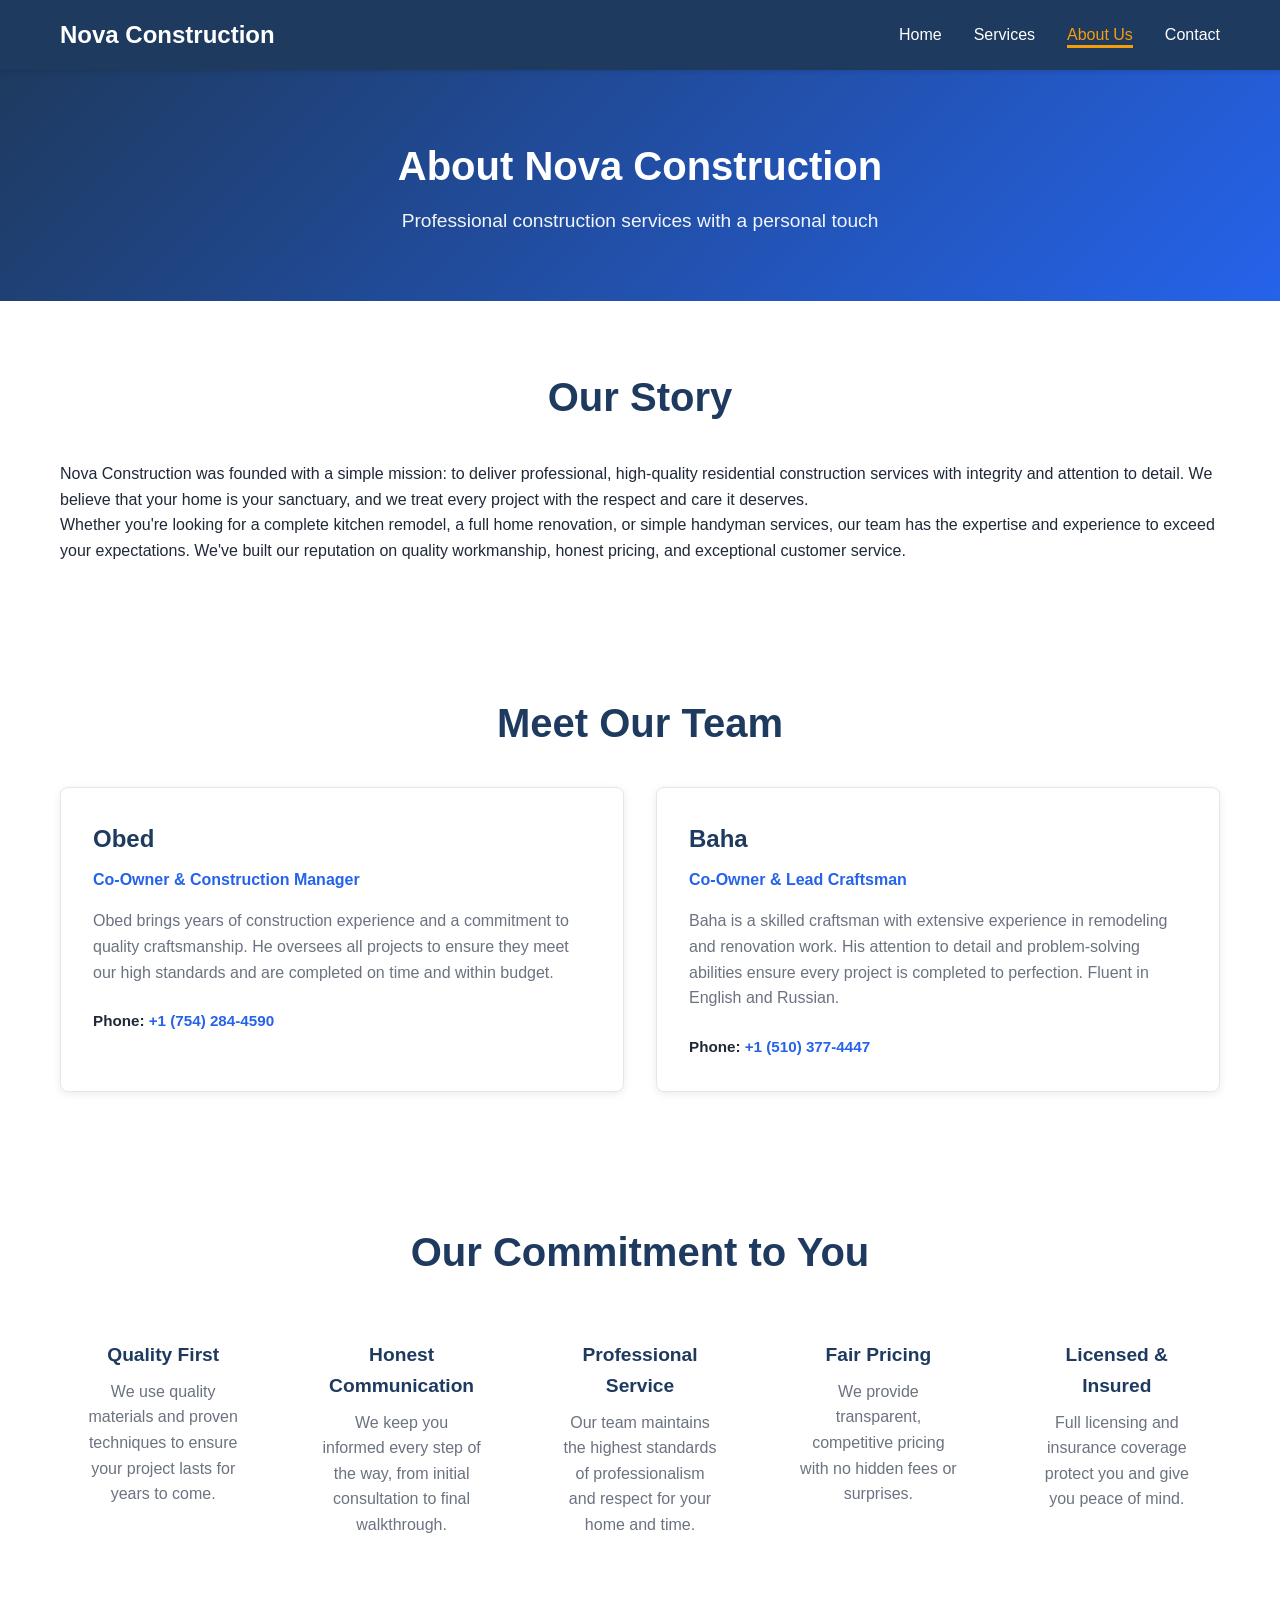
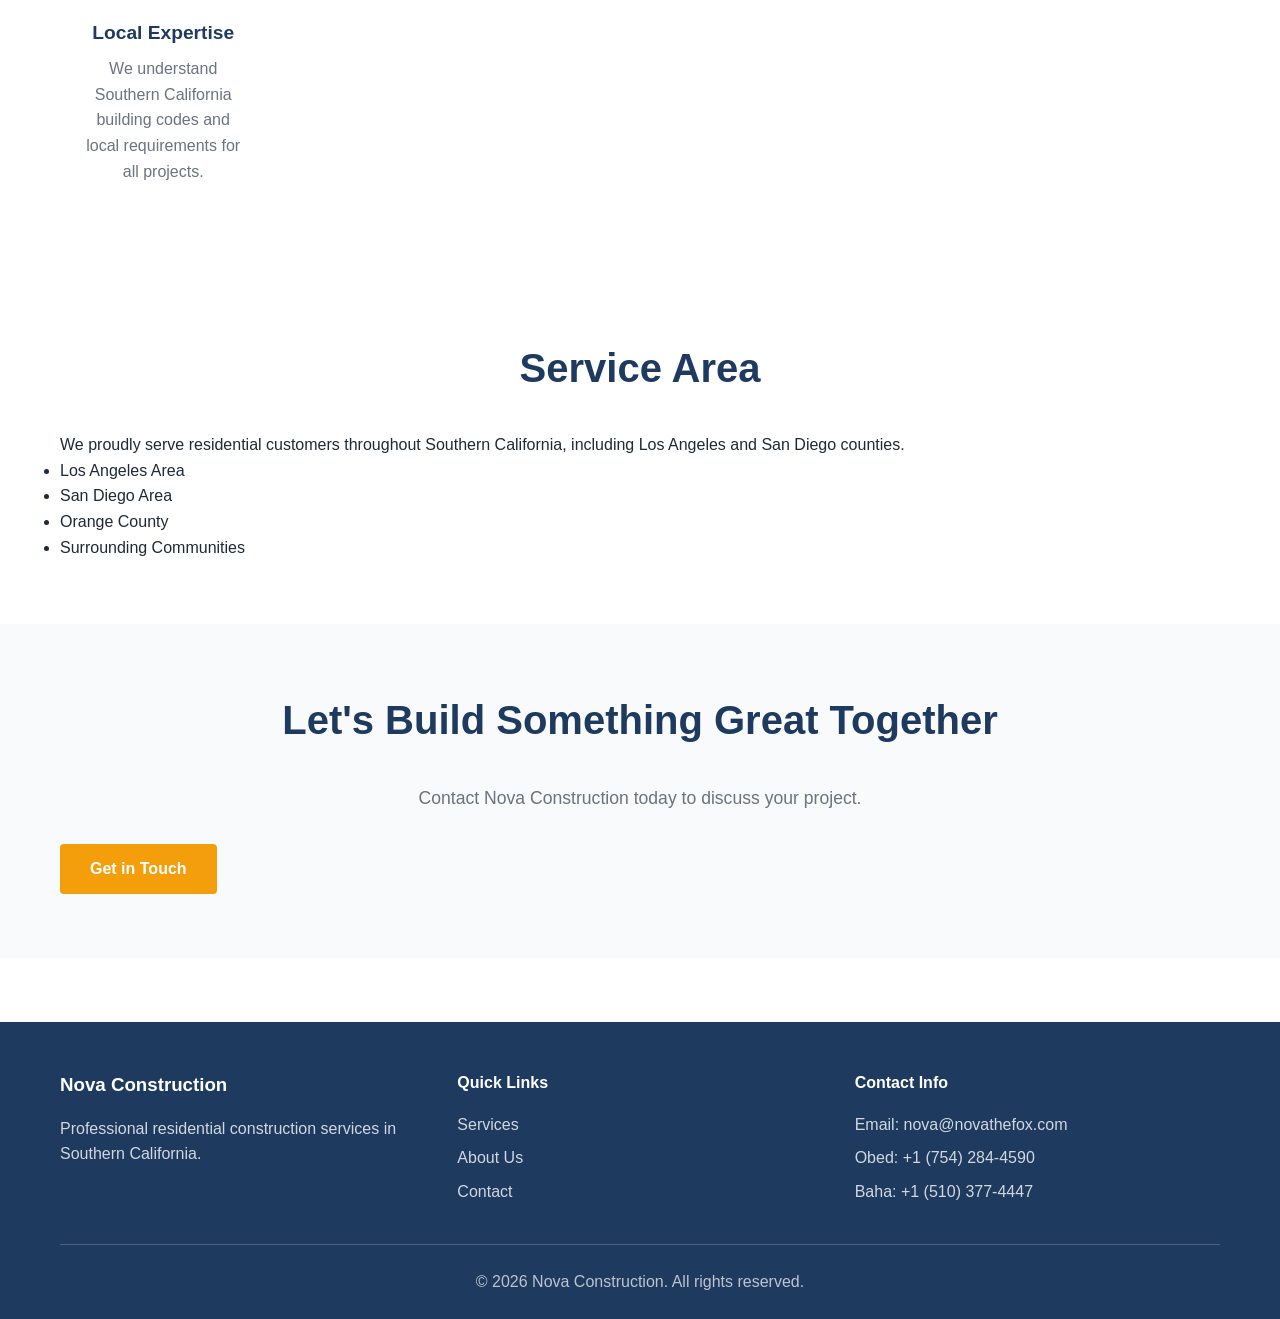
<file: about.html>
<!DOCTYPE html>
<html lang="en">
<head>
    <meta charset="UTF-8">
    <meta name="viewport" content="width=device-width, initial-scale=1.0">
    <meta name="description" content="About Nova Construction - Meet our team of experienced construction professionals.">
    <title>About Us | Nova Construction</title>
    <link rel="stylesheet" href="style.css">
</head>
<body>
    <!-- Navigation -->
    <nav class="navbar">
        <div class="nav-container">
            <div class="nav-logo">
                <a href="/">Nova Construction</a>
            </div>
            <ul class="nav-menu">
                <li><a href="/" class="nav-link">Home</a></li>
                <li><a href="/services.html" class="nav-link">Services</a></li>
                <li><a href="/about.html" class="nav-link active">About Us</a></li>
                <li><a href="/contact.html" class="nav-link">Contact</a></li>
            </ul>
        </div>
    </nav>

    <!-- Page Header -->
    <section class="page-header">
        <h1>About Nova Construction</h1>
        <p>Professional construction services with a personal touch</p>
    </section>

    <!-- Company Story -->
    <section class="about-section">
        <div class="container">
            <h2>Our Story</h2>
            <div class="about-content">
                <p>Nova Construction was founded with a simple mission: to deliver professional, high-quality residential construction services with integrity and attention to detail. We believe that your home is your sanctuary, and we treat every project with the respect and care it deserves.</p>
                <p>Whether you're looking for a complete kitchen remodel, a full home renovation, or simple handyman services, our team has the expertise and experience to exceed your expectations. We've built our reputation on quality workmanship, honest pricing, and exceptional customer service.</p>
            </div>
        </div>
    </section>

    <!-- Team Section -->
    <section class="team-section">
        <div class="container">
            <h2>Meet Our Team</h2>
            <div class="team-grid">
                <div class="team-member">
                    <div class="member-info">
                        <h3>Obed</h3>
                        <p class="role">Co-Owner & Construction Manager</p>
                        <p class="bio">Obed brings years of construction experience and a commitment to quality craftsmanship. He oversees all projects to ensure they meet our high standards and are completed on time and within budget.</p>
                        <p class="contact"><strong>Phone:</strong> <a href="tel:+17542844590">+1 (754) 284-4590</a></p>
                    </div>
                </div>
                <div class="team-member">
                    <div class="member-info">
                        <h3>Baha</h3>
                        <p class="role">Co-Owner & Lead Craftsman</p>
                        <p class="bio">Baha is a skilled craftsman with extensive experience in remodeling and renovation work. His attention to detail and problem-solving abilities ensure every project is completed to perfection. Fluent in English and Russian.</p>
                        <p class="contact"><strong>Phone:</strong> <a href="tel:+15103774447">+1 (510) 377-4447</a></p>
                    </div>
                </div>
            </div>
        </div>
    </section>

    <!-- Why Choose Us Section -->
    <section class="about-values">
        <div class="container">
            <h2>Our Commitment to You</h2>
            <div class="values-grid">
                <div class="value-item">
                    <h3>Quality First</h3>
                    <p>We use quality materials and proven techniques to ensure your project lasts for years to come.</p>
                </div>
                <div class="value-item">
                    <h3>Honest Communication</h3>
                    <p>We keep you informed every step of the way, from initial consultation to final walkthrough.</p>
                </div>
                <div class="value-item">
                    <h3>Professional Service</h3>
                    <p>Our team maintains the highest standards of professionalism and respect for your home and time.</p>
                </div>
                <div class="value-item">
                    <h3>Fair Pricing</h3>
                    <p>We provide transparent, competitive pricing with no hidden fees or surprises.</p>
                </div>
                <div class="value-item">
                    <h3>Licensed & Insured</h3>
                    <p>Full licensing and insurance coverage protect you and give you peace of mind.</p>
                </div>
                <div class="value-item">
                    <h3>Local Expertise</h3>
                    <p>We understand Southern California building codes and local requirements for all projects.</p>
                </div>
            </div>
        </div>
    </section>

    <!-- Service Area -->
    <section class="service-area">
        <div class="container">
            <h2>Service Area</h2>
            <p>We proudly serve residential customers throughout Southern California, including Los Angeles and San Diego counties.</p>
            <div class="area-list">
                <ul>
                    <li>Los Angeles Area</li>
                    <li>San Diego Area</li>
                    <li>Orange County</li>
                    <li>Surrounding Communities</li>
                </ul>
            </div>
        </div>
    </section>

    <!-- Call to Action -->
    <section class="cta-section">
        <div class="container">
            <h2>Let's Build Something Great Together</h2>
            <p>Contact Nova Construction today to discuss your project.</p>
            <a href="/contact.html" class="cta-button cta-button-light">Get in Touch</a>
        </div>
    </section>

    <!-- Footer -->
    <footer class="footer">
        <div class="container">
            <div class="footer-content">
                <div class="footer-section">
                    <h3>Nova Construction</h3>
                    <p>Professional residential construction services in Southern California.</p>
                </div>
                <div class="footer-section">
                    <h4>Quick Links</h4>
                    <ul>
                        <li><a href="/services.html">Services</a></li>
                        <li><a href="/about.html">About Us</a></li>
                        <li><a href="/contact.html">Contact</a></li>
                    </ul>
                </div>
                <div class="footer-section">
                    <h4>Contact Info</h4>
                    <p>Email: <a href="mailto:nova@novathefox.com">nova@novathefox.com</a></p>
                    <p>Obed: <a href="tel:+17542844590">+1 (754) 284-4590</a></p>
                    <p>Baha: <a href="tel:+15103774447">+1 (510) 377-4447</a></p>
                </div>
            </div>
            <div class="footer-bottom">
                <p>&copy; 2026 Nova Construction. All rights reserved.</p>
            </div>
        </div>
    </footer>

    <script src="script.js"></script>
</body>
</html>
</file>
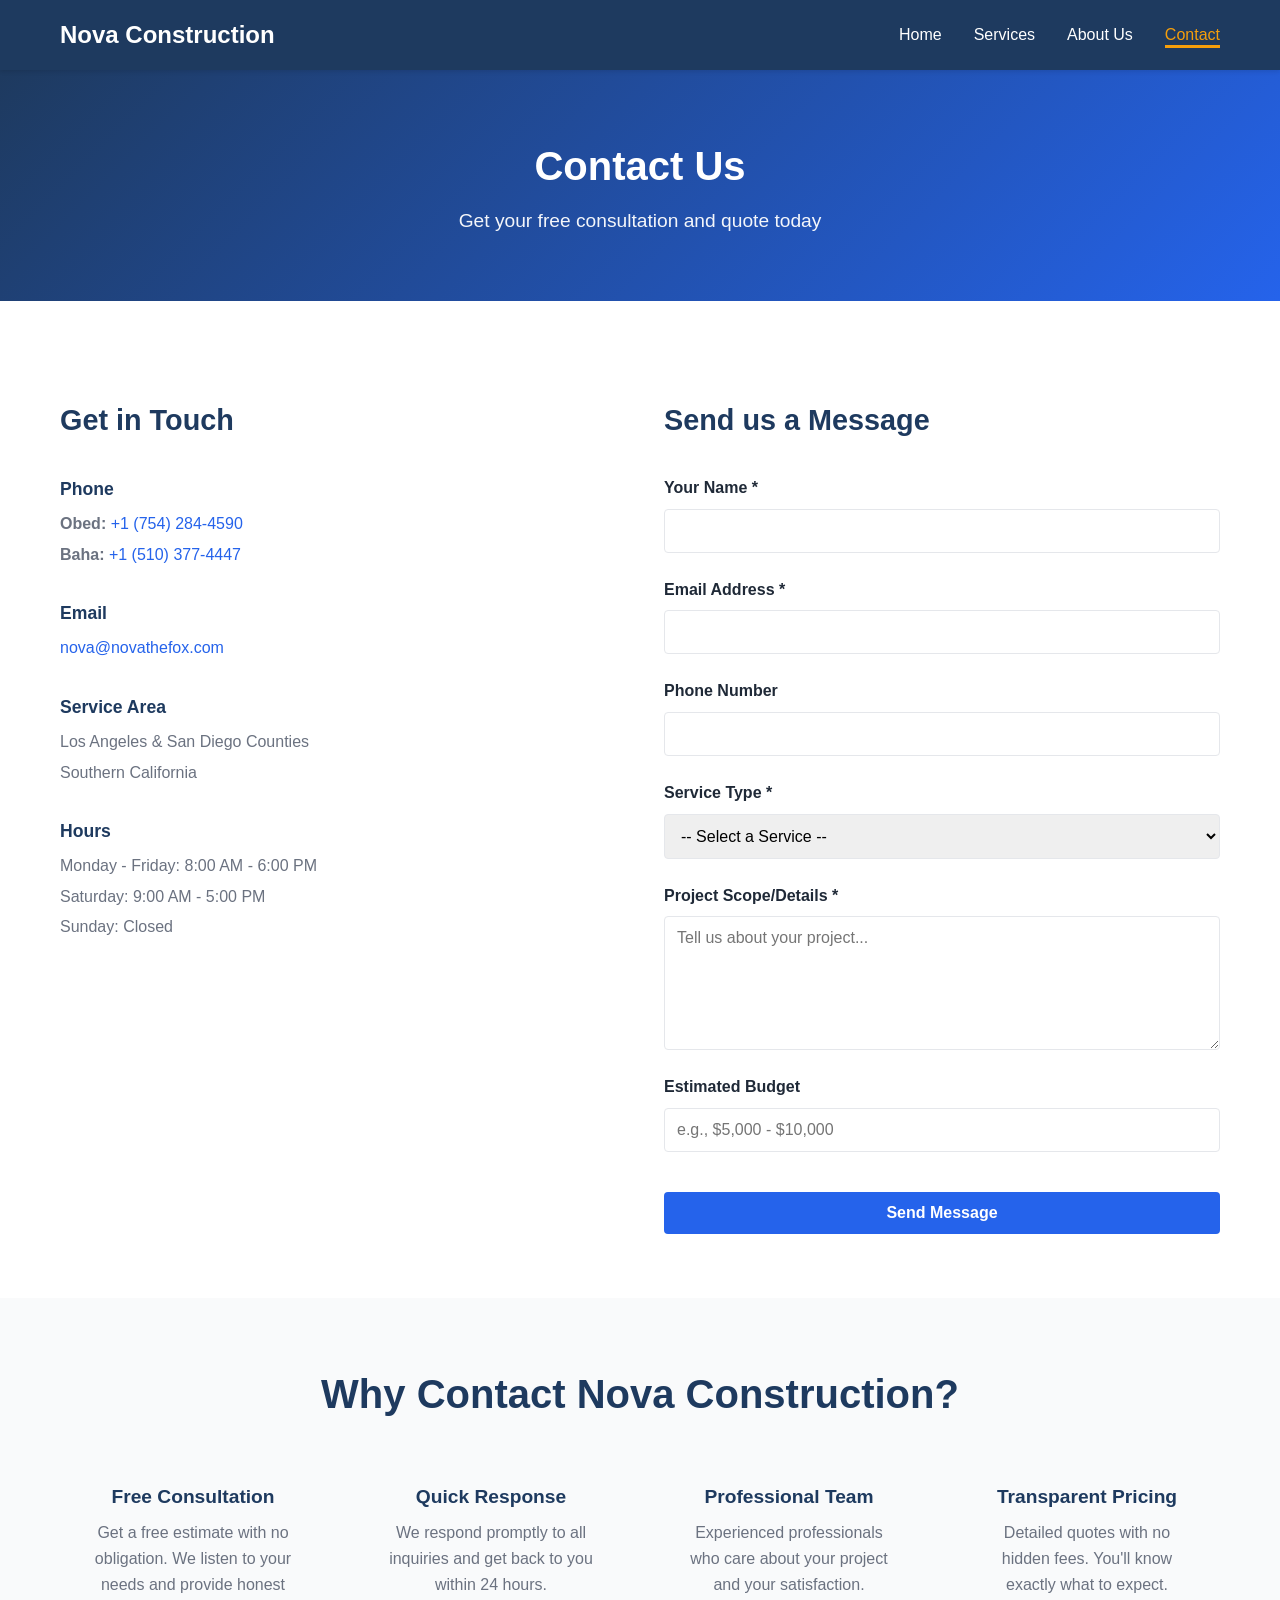
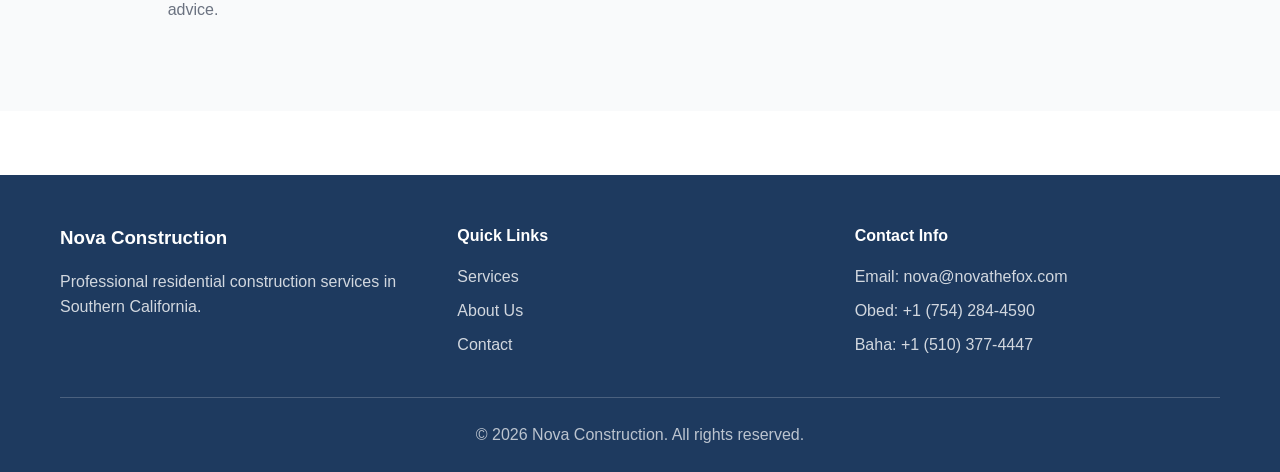
<file: contact.html>
<!DOCTYPE html>
<html lang="en">
<head>
    <meta charset="UTF-8">
    <meta name="viewport" content="width=device-width, initial-scale=1.0">
    <meta name="description" content="Contact Nova Construction - Get your free consultation and quote.">
    <title>Contact Us | Nova Construction</title>
    <link rel="stylesheet" href="style.css">
</head>
<body>
    <!-- Navigation -->
    <nav class="navbar">
        <div class="nav-container">
            <div class="nav-logo">
                <a href="/">Nova Construction</a>
            </div>
            <ul class="nav-menu">
                <li><a href="/" class="nav-link">Home</a></li>
                <li><a href="/services.html" class="nav-link">Services</a></li>
                <li><a href="/about.html" class="nav-link">About Us</a></li>
                <li><a href="/contact.html" class="nav-link active">Contact</a></li>
            </ul>
        </div>
    </nav>

    <!-- Page Header -->
    <section class="page-header">
        <h1>Contact Us</h1>
        <p>Get your free consultation and quote today</p>
    </section>

    <!-- Contact Content -->
    <section class="contact-section">
        <div class="container">
            <div class="contact-wrapper">
                <!-- Contact Info -->
                <div class="contact-info">
                    <h2>Get in Touch</h2>
                    <div class="info-item">
                        <h3>Phone</h3>
                        <p>
                            <strong>Obed:</strong> <a href="tel:+17542844590">+1 (754) 284-4590</a>
                        </p>
                        <p>
                            <strong>Baha:</strong> <a href="tel:+15103774447">+1 (510) 377-4447</a>
                        </p>
                    </div>
                    <div class="info-item">
                        <h3>Email</h3>
                        <p><a href="mailto:nova@novathefox.com">nova@novathefox.com</a></p>
                    </div>
                    <div class="info-item">
                        <h3>Service Area</h3>
                        <p>Los Angeles & San Diego Counties</p>
                        <p>Southern California</p>
                    </div>
                    <div class="info-item">
                        <h3>Hours</h3>
                        <p>Monday - Friday: 8:00 AM - 6:00 PM</p>
                        <p>Saturday: 9:00 AM - 5:00 PM</p>
                        <p>Sunday: Closed</p>
                    </div>
                </div>

                <!-- Contact Form -->
                <div class="contact-form-wrapper">
                    <h2>Send us a Message</h2>
                    <form class="contact-form" action="https://formspree.io/f/mzzyajdg" method="POST">
                        <div class="form-group">
                            <label for="name">Your Name *</label>
                            <input type="text" id="name" name="name" required>
                        </div>

                        <div class="form-group">
                            <label for="email">Email Address *</label>
                            <input type="email" id="email" name="email" required>
                        </div>

                        <div class="form-group">
                            <label for="phone">Phone Number</label>
                            <input type="tel" id="phone" name="phone">
                        </div>

                        <div class="form-group">
                            <label for="service">Service Type *</label>
                            <select id="service" name="service" required>
                                <option value="">-- Select a Service --</option>
                                <option value="Kitchen Remodel">Kitchen Remodel</option>
                                <option value="Bathroom Remodel">Bathroom Remodel</option>
                                <option value="Full Home Renovation">Full Home Renovation</option>
                                <option value="Handyman Services">Handyman Services</option>
                                <option value="Property Fix-Up">Property Fix-Up</option>
                                <option value="Other">Other</option>
                            </select>
                        </div>

                        <div class="form-group">
                            <label for="scope">Project Scope/Details *</label>
                            <textarea id="scope" name="message" rows="6" required placeholder="Tell us about your project..."></textarea>
                        </div>

                        <div class="form-group">
                            <label for="budget">Estimated Budget</label>
                            <input type="text" id="budget" name="budget" placeholder="e.g., $5,000 - $10,000">
                        </div>

                        <button type="submit" class="submit-button">Send Message</button>
                    </form>
                </div>
            </div>
        </div>
    </section>

    <!-- Why Contact Us -->
    <section class="why-contact">
        <div class="container">
            <h2>Why Contact Nova Construction?</h2>
            <div class="why-grid">
                <div class="why-item">
                    <h3>Free Consultation</h3>
                    <p>Get a free estimate with no obligation. We listen to your needs and provide honest advice.</p>
                </div>
                <div class="why-item">
                    <h3>Quick Response</h3>
                    <p>We respond promptly to all inquiries and get back to you within 24 hours.</p>
                </div>
                <div class="why-item">
                    <h3>Professional Team</h3>
                    <p>Experienced professionals who care about your project and your satisfaction.</p>
                </div>
                <div class="why-item">
                    <h3>Transparent Pricing</h3>
                    <p>Detailed quotes with no hidden fees. You'll know exactly what to expect.</p>
                </div>
            </div>
        </div>
    </section>

    <!-- Footer -->
    <footer class="footer">
        <div class="container">
            <div class="footer-content">
                <div class="footer-section">
                    <h3>Nova Construction</h3>
                    <p>Professional residential construction services in Southern California.</p>
                </div>
                <div class="footer-section">
                    <h4>Quick Links</h4>
                    <ul>
                        <li><a href="/services.html">Services</a></li>
                        <li><a href="/about.html">About Us</a></li>
                        <li><a href="/contact.html">Contact</a></li>
                    </ul>
                </div>
                <div class="footer-section">
                    <h4>Contact Info</h4>
                    <p>Email: <a href="mailto:nova@novathefox.com">nova@novathefox.com</a></p>
                    <p>Obed: <a href="tel:+17542844590">+1 (754) 284-4590</a></p>
                    <p>Baha: <a href="tel:+15103774447">+1 (510) 377-4447</a></p>
                </div>
            </div>
            <div class="footer-bottom">
                <p>&copy; 2026 Nova Construction. All rights reserved.</p>
            </div>
        </div>
    </footer>

    <script src="script.js"></script>
</body>
</html>
</file>
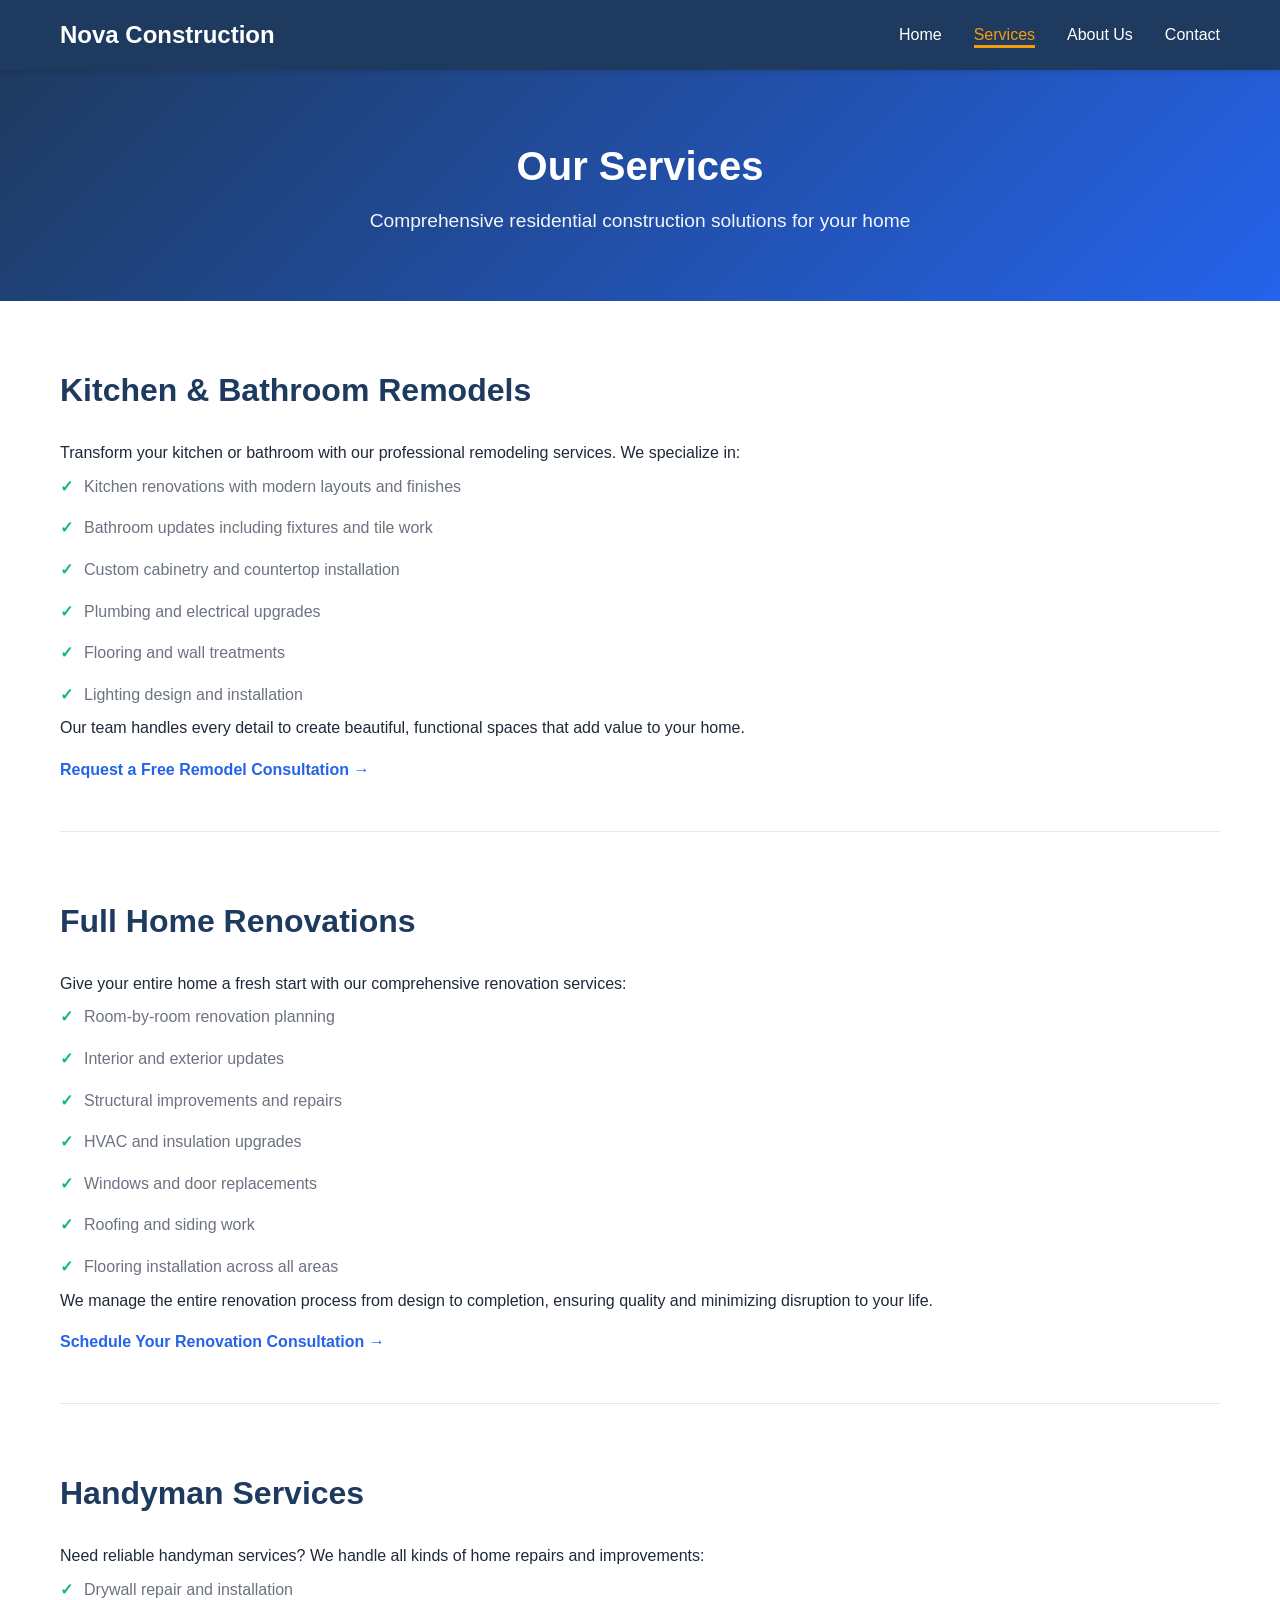
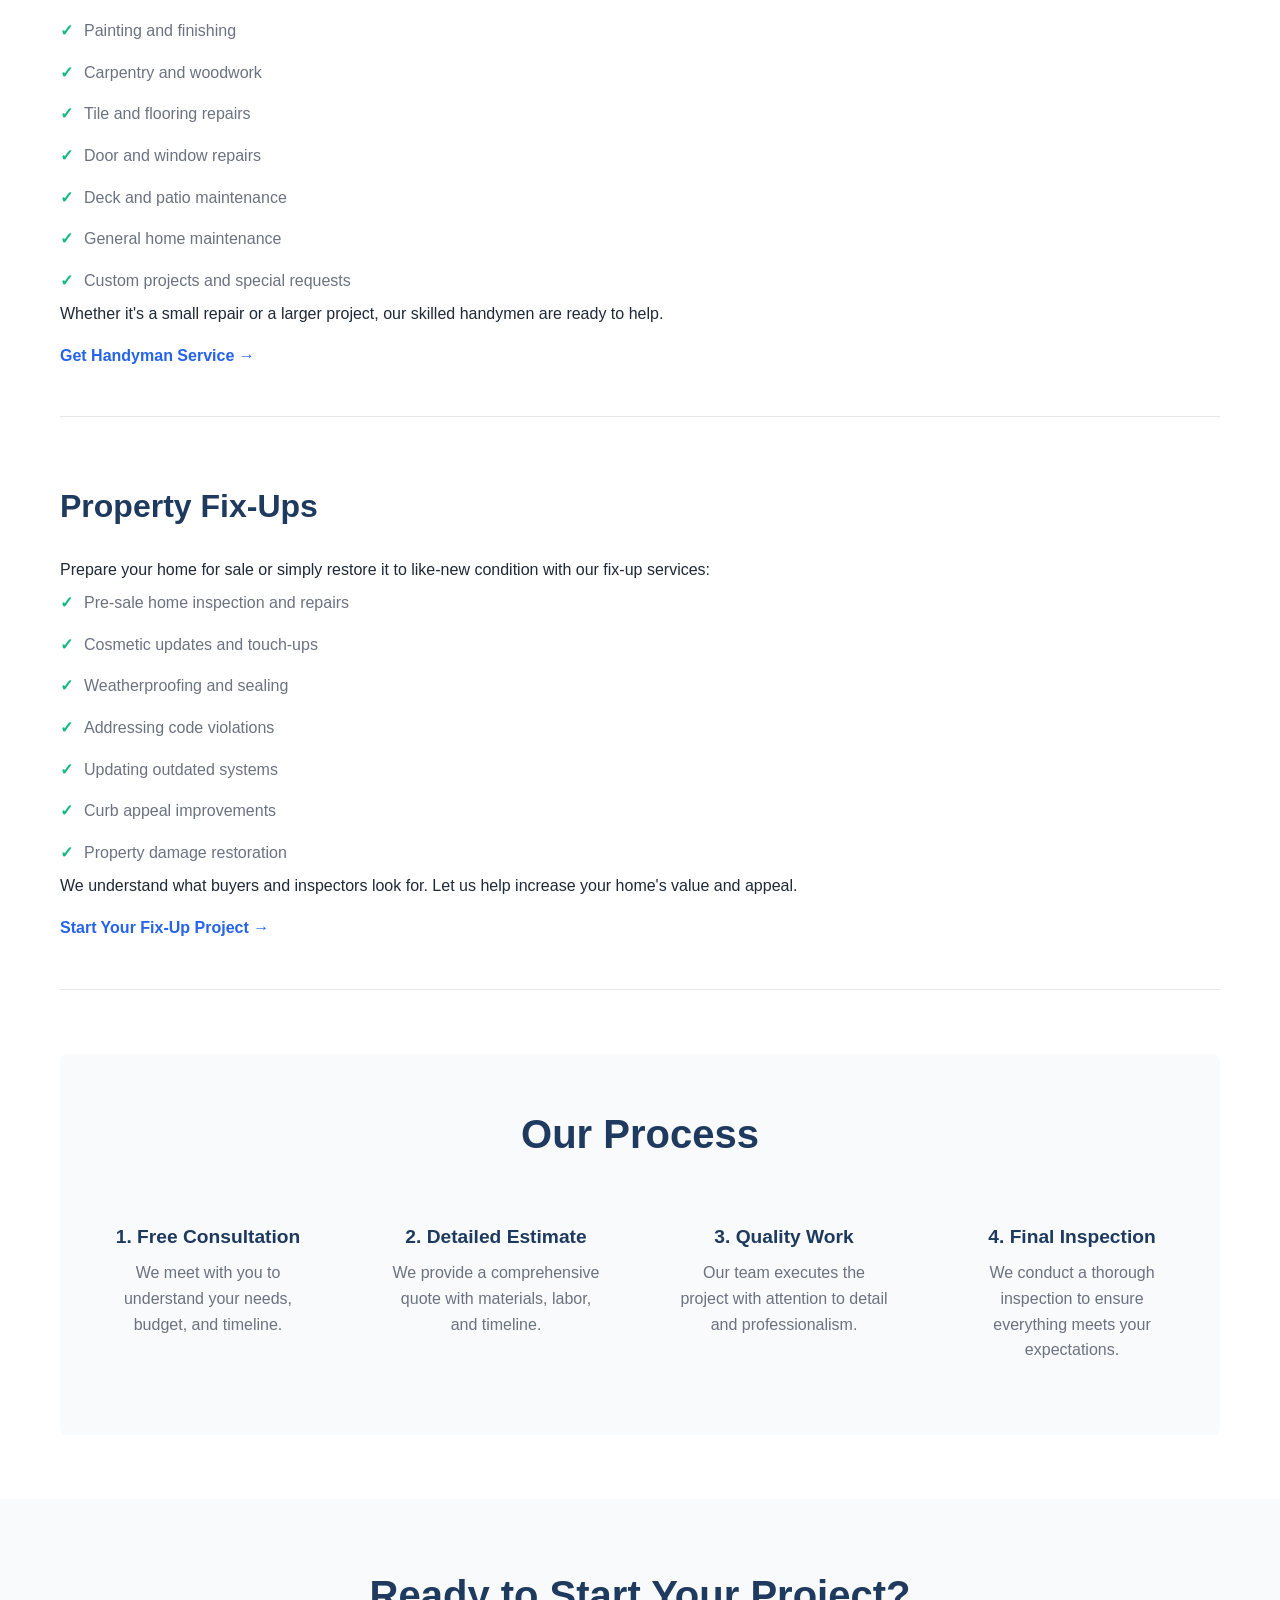
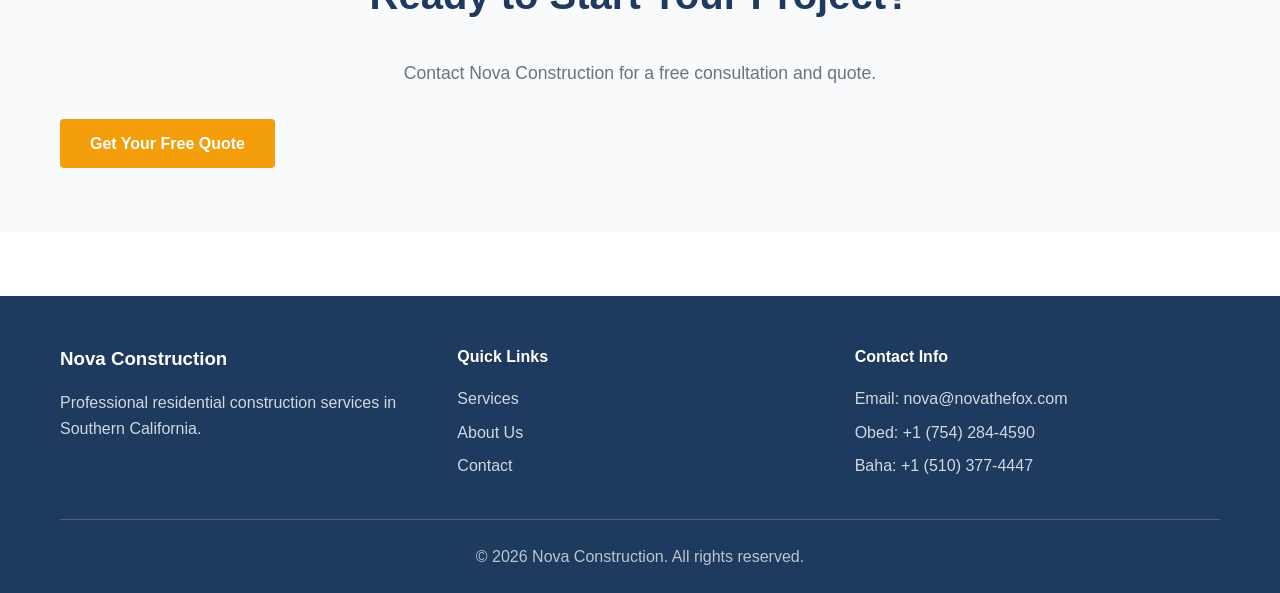
<file: services.html>
<!DOCTYPE html>
<html lang="en">
<head>
    <meta charset="UTF-8">
    <meta name="viewport" content="width=device-width, initial-scale=1.0">
    <meta name="description" content="Nova Construction Services - Remodels, renovations, handyman, and fix-ups in Southern California.">
    <title>Our Services | Nova Construction</title>
    <link rel="stylesheet" href="style.css">
</head>
<body>
    <!-- Navigation -->
    <nav class="navbar">
        <div class="nav-container">
            <div class="nav-logo">
                <a href="/">Nova Construction</a>
            </div>
            <ul class="nav-menu">
                <li><a href="/" class="nav-link">Home</a></li>
                <li><a href="/services.html" class="nav-link active">Services</a></li>
                <li><a href="/about.html" class="nav-link">About Us</a></li>
                <li><a href="/contact.html" class="nav-link">Contact</a></li>
            </ul>
        </div>
    </nav>

    <!-- Page Header -->
    <section class="page-header">
        <h1>Our Services</h1>
        <p>Comprehensive residential construction solutions for your home</p>
    </section>

    <!-- Services Detail -->
    <section class="services-detail">
        <div class="container">
            <!-- Remodels -->
            <div class="service-section" id="remodels">
                <h2>Kitchen & Bathroom Remodels</h2>
                <div class="service-content">
                    <div class="service-text">
                        <p>Transform your kitchen or bathroom with our professional remodeling services. We specialize in:</p>
                        <ul>
                            <li>Kitchen renovations with modern layouts and finishes</li>
                            <li>Bathroom updates including fixtures and tile work</li>
                            <li>Custom cabinetry and countertop installation</li>
                            <li>Plumbing and electrical upgrades</li>
                            <li>Flooring and wall treatments</li>
                            <li>Lighting design and installation</li>
                        </ul>
                        <p>Our team handles every detail to create beautiful, functional spaces that add value to your home.</p>
                        <a href="/contact.html" class="service-link">Request a Free Remodel Consultation →</a>
                    </div>
                </div>
            </div>

            <!-- Renovations -->
            <div class="service-section" id="renovations">
                <h2>Full Home Renovations</h2>
                <div class="service-content">
                    <div class="service-text">
                        <p>Give your entire home a fresh start with our comprehensive renovation services:</p>
                        <ul>
                            <li>Room-by-room renovation planning</li>
                            <li>Interior and exterior updates</li>
                            <li>Structural improvements and repairs</li>
                            <li>HVAC and insulation upgrades</li>
                            <li>Windows and door replacements</li>
                            <li>Roofing and siding work</li>
                            <li>Flooring installation across all areas</li>
                        </ul>
                        <p>We manage the entire renovation process from design to completion, ensuring quality and minimizing disruption to your life.</p>
                        <a href="/contact.html" class="service-link">Schedule Your Renovation Consultation →</a>
                    </div>
                </div>
            </div>

            <!-- Handyman -->
            <div class="service-section" id="handyman">
                <h2>Handyman Services</h2>
                <div class="service-content">
                    <div class="service-text">
                        <p>Need reliable handyman services? We handle all kinds of home repairs and improvements:</p>
                        <ul>
                            <li>Drywall repair and installation</li>
                            <li>Painting and finishing</li>
                            <li>Carpentry and woodwork</li>
                            <li>Tile and flooring repairs</li>
                            <li>Door and window repairs</li>
                            <li>Deck and patio maintenance</li>
                            <li>General home maintenance</li>
                            <li>Custom projects and special requests</li>
                        </ul>
                        <p>Whether it's a small repair or a larger project, our skilled handymen are ready to help.</p>
                        <a href="/contact.html" class="service-link">Get Handyman Service →</a>
                    </div>
                </div>
            </div>

            <!-- Fix-Ups -->
            <div class="service-section" id="fixups">
                <h2>Property Fix-Ups</h2>
                <div class="service-content">
                    <div class="service-text">
                        <p>Prepare your home for sale or simply restore it to like-new condition with our fix-up services:</p>
                        <ul>
                            <li>Pre-sale home inspection and repairs</li>
                            <li>Cosmetic updates and touch-ups</li>
                            <li>Weatherproofing and sealing</li>
                            <li>Addressing code violations</li>
                            <li>Updating outdated systems</li>
                            <li>Curb appeal improvements</li>
                            <li>Property damage restoration</li>
                        </ul>
                        <p>We understand what buyers and inspectors look for. Let us help increase your home's value and appeal.</p>
                        <a href="/contact.html" class="service-link">Start Your Fix-Up Project →</a>
                    </div>
                </div>
            </div>

            <!-- Process -->
            <div class="process-section">
                <h2>Our Process</h2>
                <div class="process-steps">
                    <div class="step">
                        <h3>1. Free Consultation</h3>
                        <p>We meet with you to understand your needs, budget, and timeline.</p>
                    </div>
                    <div class="step">
                        <h3>2. Detailed Estimate</h3>
                        <p>We provide a comprehensive quote with materials, labor, and timeline.</p>
                    </div>
                    <div class="step">
                        <h3>3. Quality Work</h3>
                        <p>Our team executes the project with attention to detail and professionalism.</p>
                    </div>
                    <div class="step">
                        <h3>4. Final Inspection</h3>
                        <p>We conduct a thorough inspection to ensure everything meets your expectations.</p>
                    </div>
                </div>
            </div>
        </div>
    </section>

    <!-- Call to Action -->
    <section class="cta-section">
        <div class="container">
            <h2>Ready to Start Your Project?</h2>
            <p>Contact Nova Construction for a free consultation and quote.</p>
            <a href="/contact.html" class="cta-button cta-button-light">Get Your Free Quote</a>
        </div>
    </section>

    <!-- Footer -->
    <footer class="footer">
        <div class="container">
            <div class="footer-content">
                <div class="footer-section">
                    <h3>Nova Construction</h3>
                    <p>Professional residential construction services in Southern California.</p>
                </div>
                <div class="footer-section">
                    <h4>Quick Links</h4>
                    <ul>
                        <li><a href="/services.html">Services</a></li>
                        <li><a href="/about.html">About Us</a></li>
                        <li><a href="/contact.html">Contact</a></li>
                    </ul>
                </div>
                <div class="footer-section">
                    <h4>Contact Info</h4>
                    <p>Email: <a href="mailto:nova@novathefox.com">nova@novathefox.com</a></p>
                    <p>Obed: <a href="tel:+17542844590">+1 (754) 284-4590</a></p>
                    <p>Baha: <a href="tel:+15103774447">+1 (510) 377-4447</a></p>
                </div>
            </div>
            <div class="footer-bottom">
                <p>&copy; 2026 Nova Construction. All rights reserved.</p>
            </div>
        </div>
    </footer>

    <script src="script.js"></script>
</body>
</html>
</file>
<file: style.css>
/* ============================================
   NOVA CONSTRUCTION - PROFESSIONAL STYLES
   ============================================ */

* {
    margin: 0;
    padding: 0;
    box-sizing: border-box;
}

:root {
    --primary-color: #1e3a5f;
    --secondary-color: #2563eb;
    --accent-color: #f59e0b;
    --text-dark: #1f2937;
    --text-light: #6b7280;
    --bg-light: #f9fafb;
    --bg-white: #ffffff;
    --border-color: #e5e7eb;
    --success-color: #10b981;
}

html {
    scroll-behavior: smooth;
}

body {
    font-family: -apple-system, BlinkMacSystemFont, 'Segoe UI', 'Roboto', 'Oxygen', 'Ubuntu', 'Cantarell', sans-serif;
    line-height: 1.6;
    color: var(--text-dark);
    background-color: var(--bg-white);
}

a {
    color: var(--secondary-color);
    text-decoration: none;
    transition: color 0.3s ease;
}

a:hover {
    color: var(--primary-color);
}

.container {
    max-width: 1200px;
    margin: 0 auto;
    padding: 0 20px;
}

/* ============================================
   NAVIGATION
   ============================================ */

.navbar {
    background-color: var(--primary-color);
    color: white;
    padding: 1rem 0;
    position: sticky;
    top: 0;
    z-index: 1000;
    box-shadow: 0 2px 4px rgba(0, 0, 0, 0.1);
}

.nav-container {
    display: flex;
    justify-content: space-between;
    align-items: center;
    max-width: 1200px;
    margin: 0 auto;
    padding: 0 20px;
}

.nav-logo a {
    font-size: 1.5rem;
    font-weight: bold;
    color: white;
}

.nav-menu {
    display: flex;
    list-style: none;
    gap: 2rem;
}

.nav-link {
    color: white;
    transition: color 0.3s ease;
    position: relative;
}

.nav-link:hover,
.nav-link.active {
    color: var(--accent-color);
}

.nav-link.active::after {
    content: '';
    position: absolute;
    bottom: -5px;
    left: 0;
    right: 0;
    height: 3px;
    background-color: var(--accent-color);
}

/* ============================================
   HERO SECTION
   ============================================ */

.hero {
    background: linear-gradient(135deg, var(--primary-color) 0%, var(--secondary-color) 100%);
    color: white;
    padding: 6rem 20px;
    text-align: center;
    margin-top: 0;
}

.hero-content h1 {
    font-size: 3rem;
    margin-bottom: 1rem;
    font-weight: bold;
}

.hero-content p {
    font-size: 1.25rem;
    margin-bottom: 2rem;
    opacity: 0.95;
}

/* ============================================
   BUTTONS
   ============================================ */

.cta-button {
    display: inline-block;
    padding: 12px 30px;
    background-color: var(--accent-color);
    color: white;
    border-radius: 4px;
    font-weight: 600;
    transition: all 0.3s ease;
    cursor: pointer;
    border: none;
    font-size: 1rem;
}

.cta-button:hover {
    background-color: #d97706;
    transform: translateY(-2px);
    box-shadow: 0 4px 12px rgba(0, 0, 0, 0.15);
}

.cta-button-light {
    background-color: var(--accent-color);
    color: white;
}

.cta-button-light:hover {
    background-color: #d97706;
}

.service-link {
    display: inline-block;
    color: var(--secondary-color);
    font-weight: 600;
    margin-top: 1rem;
    transition: all 0.3s ease;
}

.service-link:hover {
    color: var(--primary-color);
    transform: translateX(4px);
}

/* ============================================
   SECTIONS
   ============================================ */

section {
    padding: 4rem 0;
}

.services-overview,
.about-section,
.team-section,
.about-values,
.why-us,
.service-area {
    background-color: var(--bg-white);
}

.services-overview h2,
.about-section h2,
.team-section h2,
.about-values h2,
.why-us h2,
.service-area h2,
.services-detail h2,
.process-section h2,
.contact-section h2,
.why-contact h2,
.cta-section h2,
.page-header h1 {
    font-size: 2.5rem;
    margin-bottom: 2rem;
    text-align: center;
    color: var(--primary-color);
}

.cta-section,
.why-contact {
    background-color: var(--bg-light);
}

.cta-section p {
    font-size: 1.1rem;
    text-align: center;
    margin-bottom: 2rem;
    color: var(--text-light);
}

/* ============================================
   SERVICES GRID
   ============================================ */

.services-grid {
    display: grid;
    grid-template-columns: repeat(auto-fit, minmax(250px, 1fr));
    gap: 2rem;
    margin-top: 2rem;
}

.service-card {
    background: white;
    border: 1px solid var(--border-color);
    border-radius: 8px;
    padding: 2rem;
    transition: all 0.3s ease;
    box-shadow: 0 2px 4px rgba(0, 0, 0, 0.05);
}

.service-card:hover {
    transform: translateY(-4px);
    box-shadow: 0 8px 16px rgba(0, 0, 0, 0.1);
    border-color: var(--secondary-color);
}

.service-card h3 {
    color: var(--primary-color);
    margin-bottom: 1rem;
    font-size: 1.5rem;
}

.service-card p {
    color: var(--text-light);
    margin-bottom: 1.5rem;
}

.service-card a {
    color: var(--secondary-color);
    font-weight: 600;
    transition: all 0.3s ease;
}

.service-card a:hover {
    color: var(--primary-color);
}

/* ============================================
   GALLERY SECTION
   ============================================ */

.gallery-section {
    background-color: var(--bg-light);
}

.gallery-section h2 {
    font-size: 2.5rem;
    margin-bottom: 0.5rem;
    text-align: center;
    color: var(--primary-color);
}

.gallery-subtitle {
    text-align: center;
    color: var(--text-light);
    font-size: 1.1rem;
    margin-bottom: 3rem;
}

.gallery-grid {
    display: grid;
    grid-template-columns: repeat(auto-fit, minmax(280px, 1fr));
    gap: 2rem;
    margin-top: 2rem;
}

.gallery-item {
    background: white;
    border-radius: 8px;
    overflow: hidden;
    box-shadow: 0 2px 8px rgba(0, 0, 0, 0.1);
    transition: all 0.3s ease;
    cursor: pointer;
}

.gallery-item:hover {
    transform: translateY(-6px);
    box-shadow: 0 12px 24px rgba(0, 0, 0, 0.15);
}

.gallery-image-wrapper {
    position: relative;
    overflow: hidden;
    background-color: var(--bg-light);
    aspect-ratio: 4 / 3;
    display: flex;
    align-items: center;
    justify-content: center;
}

.gallery-image-wrapper img {
    width: 100%;
    height: 100%;
    object-fit: cover;
    transition: transform 0.3s ease;
}

.gallery-item:hover .gallery-image-wrapper img {
    transform: scale(1.05);
}

.gallery-overlay {
    position: absolute;
    top: 0;
    left: 0;
    right: 0;
    bottom: 0;
    background-color: rgba(0, 0, 0, 0);
    display: flex;
    align-items: center;
    justify-content: center;
    transition: background-color 0.3s ease;
}

.gallery-item:hover .gallery-overlay {
    background-color: rgba(0, 0, 0, 0.4);
}

.gallery-expand {
    background-color: var(--accent-color);
    color: white;
    border: none;
    border-radius: 50%;
    width: 50px;
    height: 50px;
    font-size: 1.5rem;
    cursor: pointer;
    display: flex;
    align-items: center;
    justify-content: center;
    opacity: 0;
    transition: all 0.3s ease;
}

.gallery-item:hover .gallery-expand {
    opacity: 1;
    transform: scale(1.1);
}

.gallery-expand:hover {
    background-color: #d97706;
    transform: scale(1.2);
}

.gallery-item h3 {
    color: var(--primary-color);
    font-size: 1.3rem;
    padding: 1.5rem 1.5rem 0.5rem;
    margin: 0;
}

.gallery-item p {
    color: var(--text-light);
    font-size: 0.95rem;
    padding: 0.5rem 1.5rem 1.5rem;
    margin: 0;
}

/* ============================================
   LIGHTBOX MODAL
   ============================================ */

.gallery-lightbox {
    display: none;
    position: fixed;
    top: 0;
    left: 0;
    right: 0;
    bottom: 0;
    background-color: rgba(0, 0, 0, 0.9);
    z-index: 2000;
    align-items: center;
    justify-content: center;
    padding: 20px;
    animation: fadeIn 0.3s ease;
}

.gallery-lightbox.active {
    display: flex;
}

.gallery-lightbox img {
    max-width: 90vw;
    max-height: 90vh;
    object-fit: contain;
    border-radius: 8px;
    animation: zoomIn 0.3s ease;
}

.lightbox-close {
    position: absolute;
    top: 20px;
    right: 20px;
    background: none;
    border: none;
    color: white;
    font-size: 3rem;
    cursor: pointer;
    transition: color 0.3s ease;
    z-index: 2001;
}

.lightbox-close:hover {
    color: var(--accent-color);
}

@keyframes fadeIn {
    from {
        opacity: 0;
    }
    to {
        opacity: 1;
    }
}

@keyframes zoomIn {
    from {
        transform: scale(0.8);
        opacity: 0;
    }
    to {
        transform: scale(1);
        opacity: 1;
    }
}

/* ============================================
   FEATURES / VALUES
   ============================================ */

.features,
.values-grid,
.process-steps,
.why-grid {
    display: grid;
    grid-template-columns: repeat(auto-fit, minmax(200px, 1fr));
    gap: 2rem;
    margin-top: 2rem;
}

.feature,
.value-item,
.step,
.why-item {
    text-align: center;
    padding: 1.5rem;
}

.feature h4,
.value-item h3,
.step h3,
.why-item h3 {
    color: var(--primary-color);
    margin-bottom: 0.5rem;
    font-size: 1.2rem;
}

.feature p,
.value-item p,
.step p,
.why-item p {
    color: var(--text-light);
}

/* ============================================
   PAGE HEADER
   ============================================ */

.page-header {
    background: linear-gradient(135deg, var(--primary-color) 0%, var(--secondary-color) 100%);
    color: white;
    padding: 4rem 20px;
    text-align: center;
}

.page-header h1 {
    font-size: 2.5rem;
    margin-bottom: 0.5rem;
    color: white;
}

.page-header p {
    font-size: 1.2rem;
    opacity: 0.95;
}

/* ============================================
   SERVICES DETAIL
   ============================================ */

.services-detail {
    background-color: var(--bg-white);
}

.service-section {
    margin-bottom: 4rem;
    border-bottom: 1px solid var(--border-color);
    padding-bottom: 3rem;
}

.service-section:last-child {
    border-bottom: none;
}

.service-section h2 {
    text-align: left;
    color: var(--primary-color);
    font-size: 2rem;
    margin-bottom: 1.5rem;
}

.service-section ul {
    list-style: none;
    margin-left: 0;
}

.service-section li {
    padding: 0.5rem 0;
    padding-left: 1.5rem;
    position: relative;
    color: var(--text-light);
}

.service-section li:before {
    content: "✓";
    position: absolute;
    left: 0;
    color: var(--success-color);
    font-weight: bold;
}

.process-section {
    background-color: var(--bg-light);
    margin-top: 3rem;
    padding: 3rem 20px;
    border-radius: 8px;
}

/* ============================================
   TEAM SECTION
   ============================================ */

.team-grid {
    display: grid;
    grid-template-columns: repeat(auto-fit, minmax(300px, 1fr));
    gap: 2rem;
    margin-top: 2rem;
}

.team-member {
    background: white;
    border: 1px solid var(--border-color);
    border-radius: 8px;
    overflow: hidden;
    box-shadow: 0 2px 8px rgba(0, 0, 0, 0.08);
    transition: all 0.3s ease;
}

.team-member:hover {
    transform: translateY(-4px);
    box-shadow: 0 8px 16px rgba(0, 0, 0, 0.1);
}

.member-info {
    padding: 2rem;
}

.member-info h3 {
    color: var(--primary-color);
    font-size: 1.5rem;
    margin-bottom: 0.5rem;
}

.member-info .role {
    color: var(--secondary-color);
    font-weight: 600;
    margin-bottom: 1rem;
}

.member-info .bio {
    color: var(--text-light);
    margin-bottom: 1.5rem;
    line-height: 1.6;
}

.member-info .contact {
    color: var(--text-dark);
    font-size: 0.95rem;
}

.member-info a {
    color: var(--secondary-color);
    font-weight: 600;
}

/* ============================================
   CONTACT SECTION
   ============================================ */

.contact-section {
    background-color: var(--bg-white);
}

.contact-wrapper {
    display: grid;
    grid-template-columns: 1fr 1fr;
    gap: 3rem;
    margin-top: 2rem;
}

.contact-info h2,
.contact-form-wrapper h2 {
    font-size: 1.8rem;
    color: var(--primary-color);
    margin-bottom: 2rem;
    text-align: left;
}

.info-item {
    margin-bottom: 2rem;
}

.info-item h3 {
    color: var(--primary-color);
    font-size: 1.1rem;
    margin-bottom: 0.5rem;
}

.info-item p {
    color: var(--text-light);
    margin: 0.3rem 0;
}

.info-item a {
    color: var(--secondary-color);
    font-weight: 500;
}

/* ============================================
   FORM STYLES
   ============================================ */

.contact-form {
    display: flex;
    flex-direction: column;
}

.form-group {
    margin-bottom: 1.5rem;
    display: flex;
    flex-direction: column;
}

.form-group label {
    font-weight: 600;
    color: var(--text-dark);
    margin-bottom: 0.5rem;
}

.form-group input,
.form-group select,
.form-group textarea {
    padding: 0.75rem;
    border: 1px solid var(--border-color);
    border-radius: 4px;
    font-family: inherit;
    font-size: 1rem;
    transition: border-color 0.3s ease;
}

.form-group input:focus,
.form-group select:focus,
.form-group textarea:focus {
    outline: none;
    border-color: var(--secondary-color);
    box-shadow: 0 0 0 3px rgba(37, 99, 235, 0.1);
}

.submit-button {
    padding: 12px 30px;
    background-color: var(--secondary-color);
    color: white;
    border: none;
    border-radius: 4px;
    font-weight: 600;
    font-size: 1rem;
    cursor: pointer;
    transition: all 0.3s ease;
    margin-top: 1rem;
}

.submit-button:hover {
    background-color: var(--primary-color);
    transform: translateY(-2px);
    box-shadow: 0 4px 12px rgba(0, 0, 0, 0.15);
}

/* ============================================
   FOOTER
   ============================================ */

.footer {
    background-color: var(--primary-color);
    color: white;
    padding: 3rem 0 0;
    margin-top: 4rem;
}

.footer-content {
    display: grid;
    grid-template-columns: repeat(auto-fit, minmax(250px, 1fr));
    gap: 2rem;
    padding-bottom: 2rem;
}

.footer-section h3,
.footer-section h4 {
    margin-bottom: 1rem;
    color: white;
}

.footer-section p {
    color: rgba(255, 255, 255, 0.8);
    margin-bottom: 0.5rem;
}

.footer-section ul {
    list-style: none;
}

.footer-section li {
    margin-bottom: 0.5rem;
}

.footer-section a {
    color: rgba(255, 255, 255, 0.8);
    transition: color 0.3s ease;
}

.footer-section a:hover {
    color: var(--accent-color);
}

.footer-bottom {
    text-align: center;
    padding: 1.5rem 0;
    border-top: 1px solid rgba(255, 255, 255, 0.2);
    color: rgba(255, 255, 255, 0.7);
}

/* ============================================
   RESPONSIVE DESIGN
   ============================================ */

@media (max-width: 768px) {
    .nav-menu {
        gap: 1rem;
        font-size: 0.95rem;
    }

    .hero-content h1 {
        font-size: 2rem;
    }

    .hero-content p {
        font-size: 1rem;
    }

    .services-overview h2,
    .about-section h2,
    .team-section h2,
    .about-values h2,
    .why-us h2,
    .page-header h1,
    .services-detail h2,
    .contact-section h2,
    .process-section h2,
    .why-contact h2,
    .cta-section h2,
    .gallery-section h2 {
        font-size: 1.8rem;
    }

    .services-grid,
    .features,
    .values-grid,
    .team-grid,
    .process-steps,
    .why-grid,
    .gallery-grid {
        grid-template-columns: 1fr;
    }

    .contact-wrapper {
        grid-template-columns: 1fr;
        gap: 2rem;
    }

    .page-header {
        padding: 2.5rem 20px;
    }

    .page-header h1 {
        font-size: 1.8rem;
    }

    .page-header p {
        font-size: 1rem;
    }

    section {
        padding: 3rem 0;
    }

    .gallery-grid {
        grid-template-columns: repeat(auto-fit, minmax(200px, 1fr));
        gap: 1.5rem;
    }
}

@media (max-width: 480px) {
    .nav-menu {
        gap: 0.5rem;
        font-size: 0.85rem;
    }

    .nav-logo a {
        font-size: 1.2rem;
    }

    .hero {
        padding: 3rem 20px;
    }

    .hero-content h1 {
        font-size: 1.5rem;
    }

    .hero-content p {
        font-size: 0.95rem;
    }

    .cta-button {
        padding: 10px 20px;
        font-size: 0.9rem;
    }

    section {
        padding: 2rem 0;
    }

    .services-overview h2,
    .about-section h2,
    .page-header h1 {
        font-size: 1.5rem;
    }

    .contact-info,
    .contact-form-wrapper {
        font-size: 0.95rem;
    }

    .footer-content {
        grid-template-columns: 1fr;
    }
}

/* ============================================
   UTILITY CLASSES
   ============================================ */

.text-center {
    text-align: center;
}

.mt-1 { margin-top: 0.5rem; }
.mt-2 { margin-top: 1rem; }
.mt-3 { margin-top: 1.5rem; }
.mt-4 { margin-top: 2rem; }

.mb-1 { margin-bottom: 0.5rem; }
.mb-2 { margin-bottom: 1rem; }
.mb-3 { margin-bottom: 1.5rem; }
.mb-4 { margin-bottom: 2rem; }
</file>
